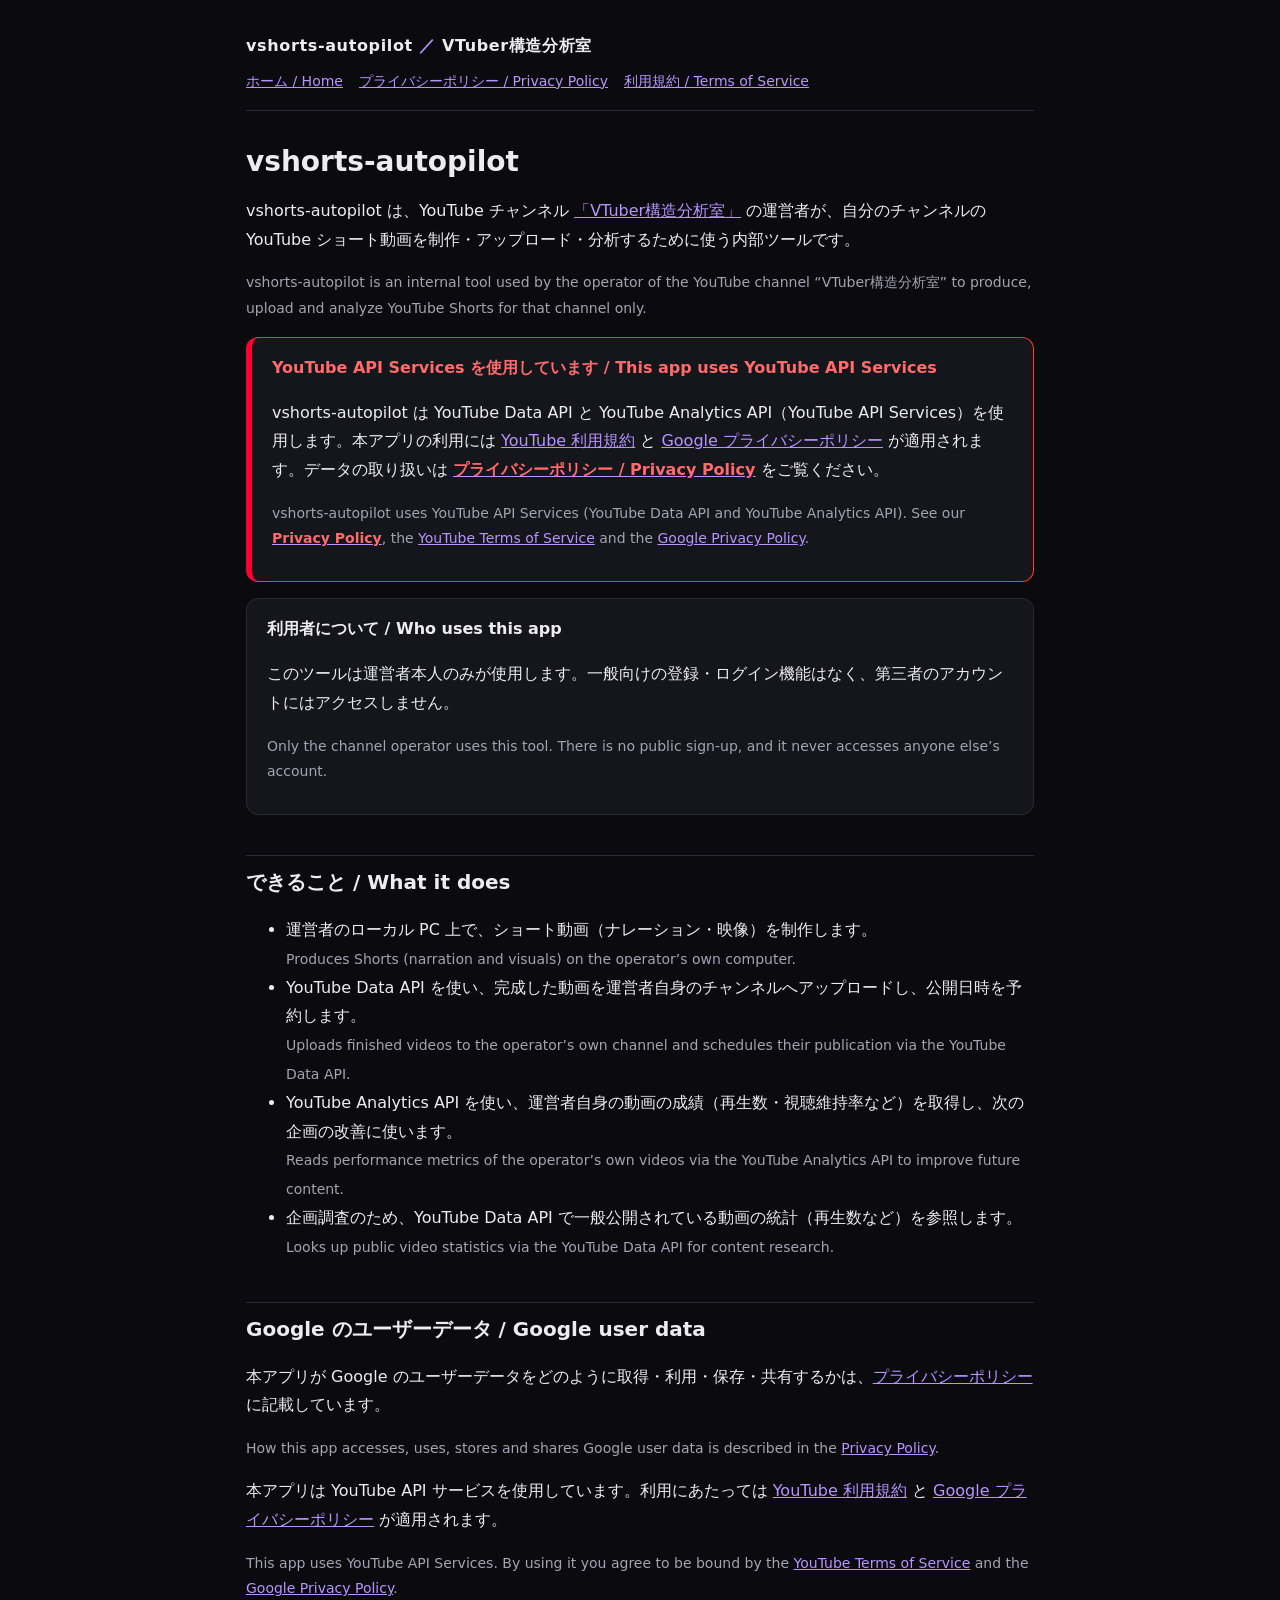
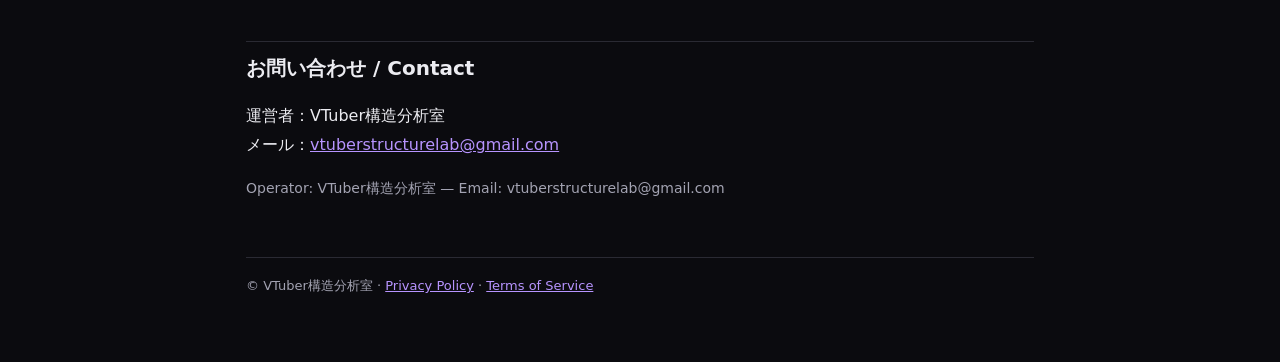
<file: index.html>
<!doctype html>
<html lang="ja">
<head>
<meta charset="utf-8">
<meta name="viewport" content="width=device-width, initial-scale=1">
<title>vshorts-autopilot — VTuber構造分析室</title>
<meta name="description" content="vshorts-autopilot は、YouTube チャンネル「VTuber構造分析室」の運営者が自分のチャンネルの Shorts を制作・アップロード・分析するための内部ツールです。">
<meta name="google-site-verification" content="6AX73sgyeOEwZXgzc6iLFFJukXIYajTt26ETadrh6-s" />
<link rel="stylesheet" href="style.css">
</head>
<body>
<div class="wrap">
  <header>
    <div class="brand">vshorts-autopilot <b>／</b> VTuber構造分析室</div>
    <nav><a href="./">ホーム / Home</a><a href="privacy.html">プライバシーポリシー / Privacy Policy</a><a href="terms.html">利用規約 / Terms of Service</a></nav>
  </header>

  <h1>vshorts-autopilot</h1>
  <p>vshorts-autopilot は、YouTube チャンネル <a href="https://www.youtube.com/channel/UCmMICLQAp1uwfXwRAu0vWuw">「VTuber構造分析室」</a> の運営者が、自分のチャンネルの YouTube ショート動画を制作・アップロード・分析するために使う内部ツールです。</p>
  <p class="en">vshorts-autopilot is an internal tool used by the operator of the YouTube channel “VTuber構造分析室” to produce, upload and analyze YouTube Shorts for that channel only.</p>

  <div class="card yt">
    <strong>YouTube API Services を使用しています / This app uses YouTube API Services</strong>
    <p>vshorts-autopilot は YouTube Data API と YouTube Analytics API（YouTube API Services）を使用します。本アプリの利用には <a href="https://www.youtube.com/t/terms">YouTube 利用規約</a> と <a href="https://policies.google.com/privacy">Google プライバシーポリシー</a> が適用されます。データの取り扱いは <a href="privacy.html"><strong>プライバシーポリシー / Privacy Policy</strong></a> をご覧ください。</p>
    <p class="en">vshorts-autopilot uses YouTube API Services (YouTube Data API and YouTube Analytics API). See our <a href="privacy.html"><strong>Privacy Policy</strong></a>, the <a href="https://www.youtube.com/t/terms">YouTube Terms of Service</a> and the <a href="https://policies.google.com/privacy">Google Privacy Policy</a>.</p>
  </div>

  <div class="card">
    <strong>利用者について / Who uses this app</strong>
    <p>このツールは運営者本人のみが使用します。一般向けの登録・ログイン機能はなく、第三者のアカウントにはアクセスしません。</p>
    <p class="en">Only the channel operator uses this tool. There is no public sign-up, and it never accesses anyone else’s account.</p>
  </div>

  <h2>できること / What it does</h2>
  <ul>
    <li>運営者のローカル PC 上で、ショート動画（ナレーション・映像）を制作します。<br><span class="en">Produces Shorts (narration and visuals) on the operator’s own computer.</span></li>
    <li>YouTube Data API を使い、完成した動画を運営者自身のチャンネルへアップロードし、公開日時を予約します。<br><span class="en">Uploads finished videos to the operator’s own channel and schedules their publication via the YouTube Data API.</span></li>
    <li>YouTube Analytics API を使い、運営者自身の動画の成績（再生数・視聴維持率など）を取得し、次の企画の改善に使います。<br><span class="en">Reads performance metrics of the operator’s own videos via the YouTube Analytics API to improve future content.</span></li>
    <li>企画調査のため、YouTube Data API で一般公開されている動画の統計（再生数など）を参照します。<br><span class="en">Looks up public video statistics via the YouTube Data API for content research.</span></li>
  </ul>

  <h2>Google のユーザーデータ / Google user data</h2>
  <p>本アプリが Google のユーザーデータをどのように取得・利用・保存・共有するかは、<a href="privacy.html">プライバシーポリシー</a>に記載しています。</p>
  <p class="en">How this app accesses, uses, stores and shares Google user data is described in the <a href="privacy.html">Privacy Policy</a>.</p>
  <p>本アプリは YouTube API サービスを使用しています。利用にあたっては <a href="https://www.youtube.com/t/terms">YouTube 利用規約</a> と <a href="https://policies.google.com/privacy">Google プライバシーポリシー</a> が適用されます。</p>
  <p class="en">This app uses YouTube API Services. By using it you agree to be bound by the <a href="https://www.youtube.com/t/terms">YouTube Terms of Service</a> and the <a href="https://policies.google.com/privacy">Google Privacy Policy</a>.</p>

  <h2>お問い合わせ / Contact</h2>
  <p>運営者：VTuber構造分析室<br>メール：<a href="mailto:vtuberstructurelab@gmail.com">vtuberstructurelab@gmail.com</a></p>
  <p class="en">Operator: VTuber構造分析室 — Email: vtuberstructurelab@gmail.com</p>

  <footer>© VTuber構造分析室 · <a href="privacy.html">Privacy Policy</a> · <a href="terms.html">Terms of Service</a></footer>
</div>
</body>
</html>
</file>
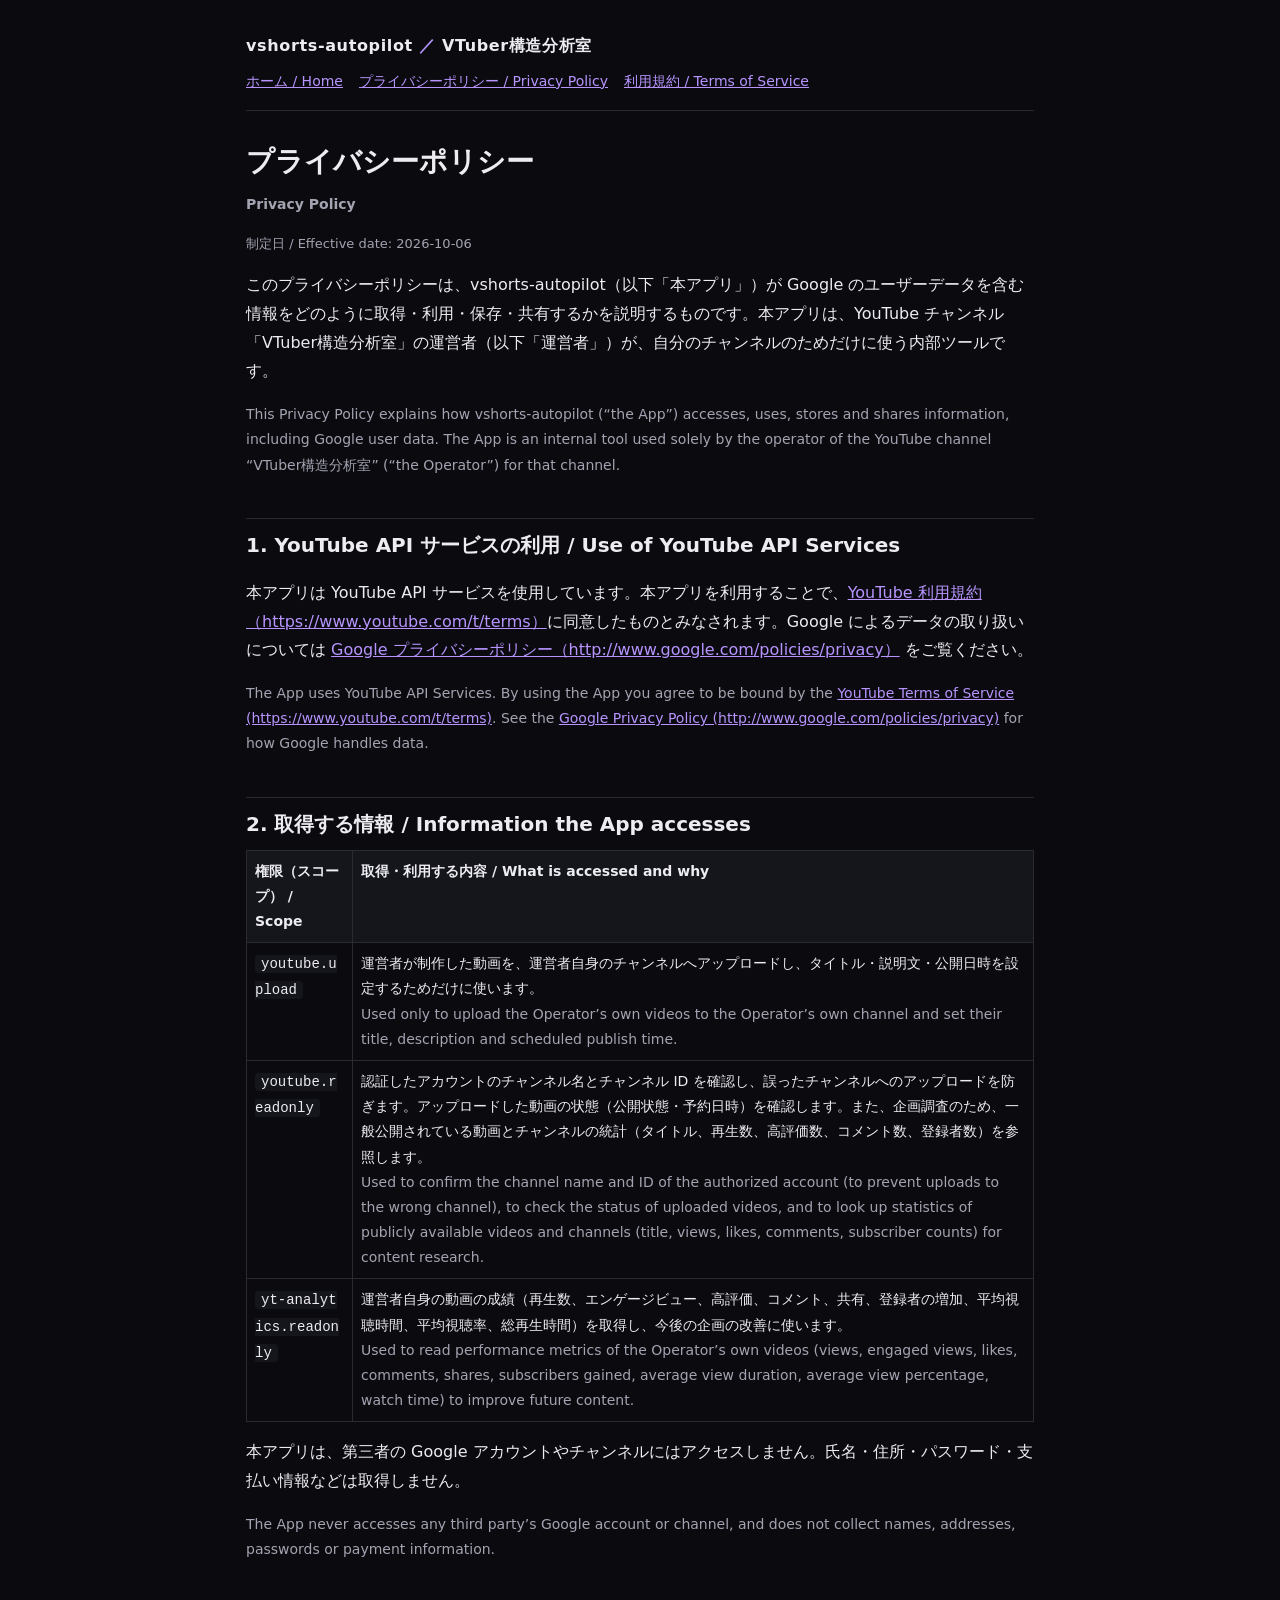
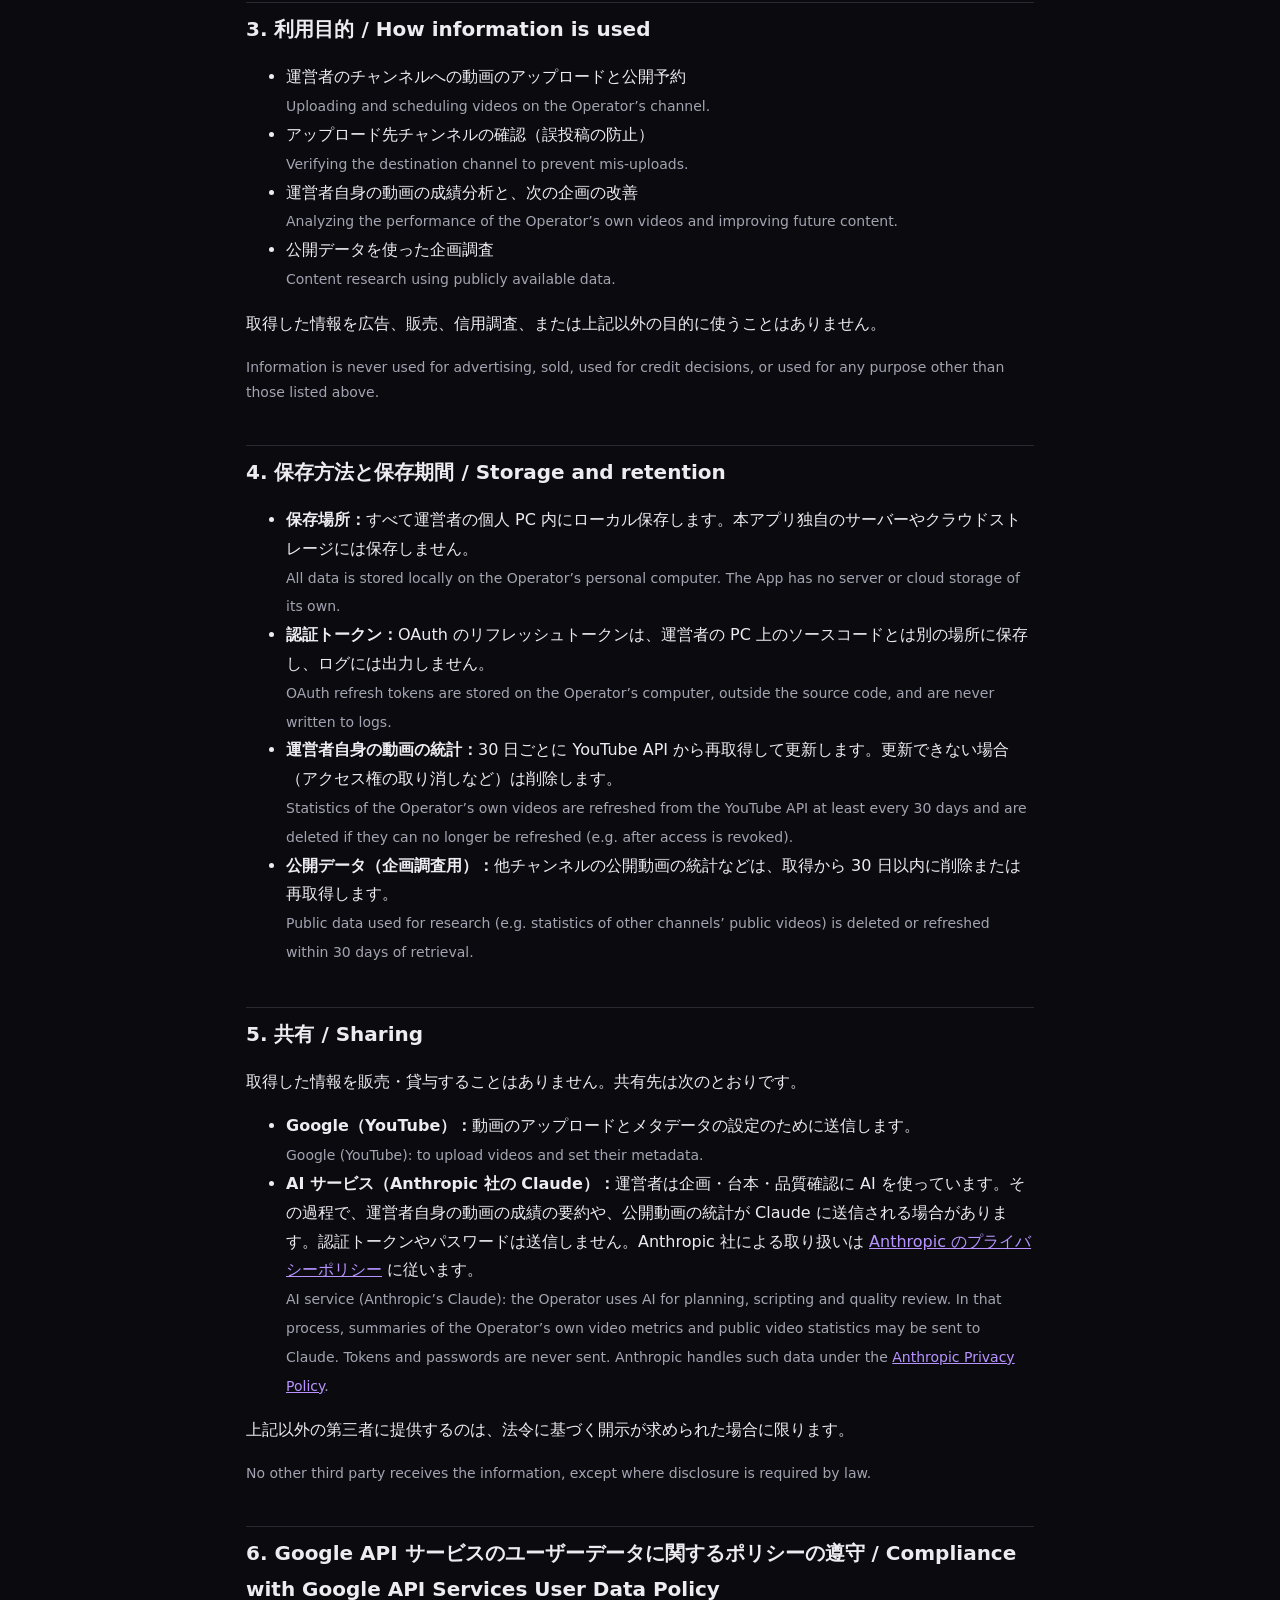
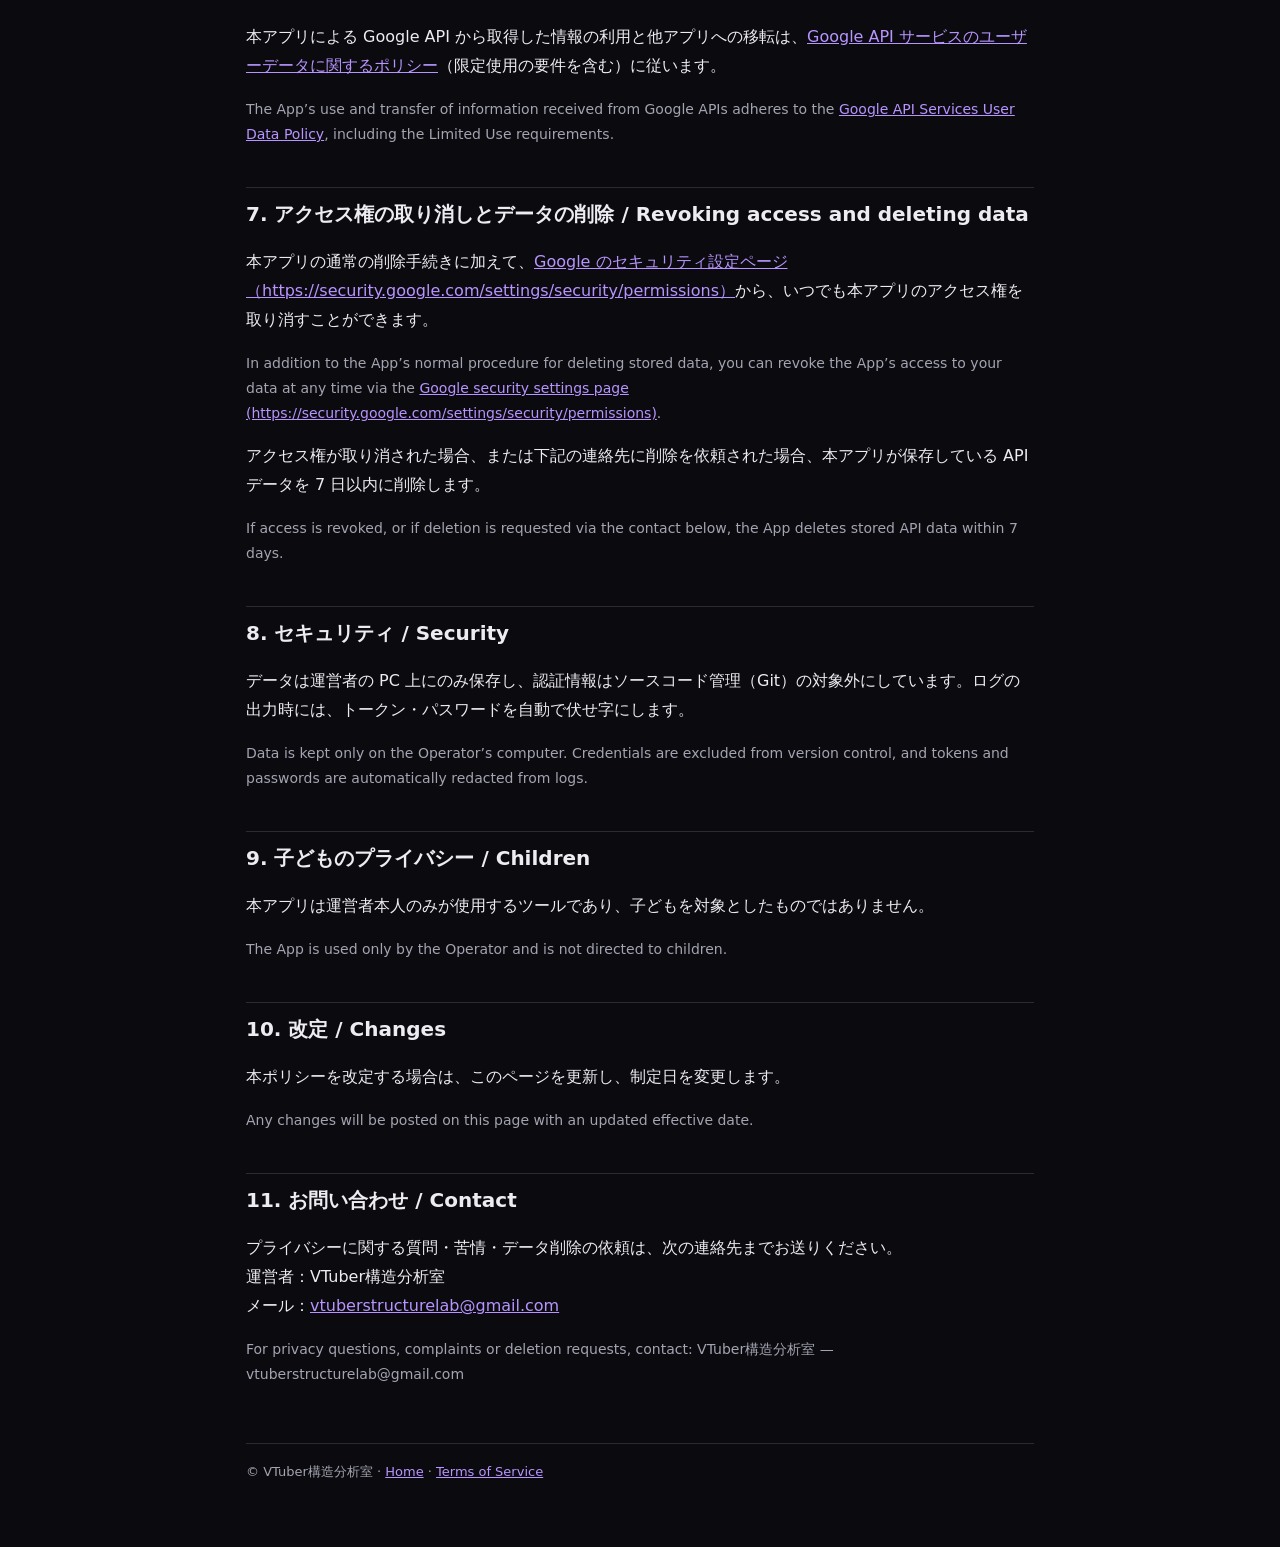
<file: privacy.html>
<!doctype html>
<html lang="ja">
<head>
<meta charset="utf-8">
<meta name="viewport" content="width=device-width, initial-scale=1">
<title>プライバシーポリシー — vshorts-autopilot</title>
<link rel="stylesheet" href="style.css">
</head>
<body>
<div class="wrap">
  <header>
    <div class="brand">vshorts-autopilot <b>／</b> VTuber構造分析室</div>
    <nav><a href="./">ホーム / Home</a><a href="privacy.html">プライバシーポリシー / Privacy Policy</a><a href="terms.html">利用規約 / Terms of Service</a></nav>
  </header>

  <h1>プライバシーポリシー<br><span class="en">Privacy Policy</span></h1>
  <p class="meta">制定日 / Effective date: 2026-10-06</p>

  <p>このプライバシーポリシーは、vshorts-autopilot（以下「本アプリ」）が Google のユーザーデータを含む情報をどのように取得・利用・保存・共有するかを説明するものです。本アプリは、YouTube チャンネル「VTuber構造分析室」の運営者（以下「運営者」）が、自分のチャンネルのためだけに使う内部ツールです。</p>
  <p class="en">This Privacy Policy explains how vshorts-autopilot (“the App”) accesses, uses, stores and shares information, including Google user data. The App is an internal tool used solely by the operator of the YouTube channel “VTuber構造分析室” (“the Operator”) for that channel.</p>

  <h2 id="s1">1. YouTube API サービスの利用 / Use of YouTube API Services</h2>
  <p>本アプリは YouTube API サービスを使用しています。本アプリを利用することで、<a href="https://www.youtube.com/t/terms">YouTube 利用規約（https://www.youtube.com/t/terms）</a>に同意したものとみなされます。Google によるデータの取り扱いについては <a href="http://www.google.com/policies/privacy">Google プライバシーポリシー（http://www.google.com/policies/privacy）</a> をご覧ください。</p>
  <p class="en">The App uses YouTube API Services. By using the App you agree to be bound by the <a href="https://www.youtube.com/t/terms">YouTube Terms of Service (https://www.youtube.com/t/terms)</a>. See the <a href="http://www.google.com/policies/privacy">Google Privacy Policy (http://www.google.com/policies/privacy)</a> for how Google handles data.</p>

  <h2 id="s2">2. 取得する情報 / Information the App accesses</h2>
  <table>
    <thead><tr><th>権限（スコープ） / Scope</th><th>取得・利用する内容 / What is accessed and why</th></tr></thead>
    <tbody>
      <tr><td><code>youtube.upload</code></td><td>運営者が制作した動画を、運営者自身のチャンネルへアップロードし、タイトル・説明文・公開日時を設定するためだけに使います。<br><span class="en">Used only to upload the Operator’s own videos to the Operator’s own channel and set their title, description and scheduled publish time.</span></td></tr>
      <tr><td><code>youtube.readonly</code></td><td>認証したアカウントのチャンネル名とチャンネル ID を確認し、誤ったチャンネルへのアップロードを防ぎます。アップロードした動画の状態（公開状態・予約日時）を確認します。また、企画調査のため、一般公開されている動画とチャンネルの統計（タイトル、再生数、高評価数、コメント数、登録者数）を参照します。<br><span class="en">Used to confirm the channel name and ID of the authorized account (to prevent uploads to the wrong channel), to check the status of uploaded videos, and to look up statistics of publicly available videos and channels (title, views, likes, comments, subscriber counts) for content research.</span></td></tr>
      <tr><td><code>yt-analytics.readonly</code></td><td>運営者自身の動画の成績（再生数、エンゲージビュー、高評価、コメント、共有、登録者の増加、平均視聴時間、平均視聴率、総再生時間）を取得し、今後の企画の改善に使います。<br><span class="en">Used to read performance metrics of the Operator’s own videos (views, engaged views, likes, comments, shares, subscribers gained, average view duration, average view percentage, watch time) to improve future content.</span></td></tr>
    </tbody>
  </table>
  <p>本アプリは、第三者の Google アカウントやチャンネルにはアクセスしません。氏名・住所・パスワード・支払い情報などは取得しません。</p>
  <p class="en">The App never accesses any third party’s Google account or channel, and does not collect names, addresses, passwords or payment information.</p>

  <h2 id="s3">3. 利用目的 / How information is used</h2>
  <ul>
    <li>運営者のチャンネルへの動画のアップロードと公開予約<br><span class="en">Uploading and scheduling videos on the Operator’s channel.</span></li>
    <li>アップロード先チャンネルの確認（誤投稿の防止）<br><span class="en">Verifying the destination channel to prevent mis-uploads.</span></li>
    <li>運営者自身の動画の成績分析と、次の企画の改善<br><span class="en">Analyzing the performance of the Operator’s own videos and improving future content.</span></li>
    <li>公開データを使った企画調査<br><span class="en">Content research using publicly available data.</span></li>
  </ul>
  <p>取得した情報を広告、販売、信用調査、または上記以外の目的に使うことはありません。</p>
  <p class="en">Information is never used for advertising, sold, used for credit decisions, or used for any purpose other than those listed above.</p>

  <h2 id="s4">4. 保存方法と保存期間 / Storage and retention</h2>
  <ul>
    <li><strong>保存場所：</strong>すべて運営者の個人 PC 内にローカル保存します。本アプリ独自のサーバーやクラウドストレージには保存しません。<br><span class="en">All data is stored locally on the Operator’s personal computer. The App has no server or cloud storage of its own.</span></li>
    <li><strong>認証トークン：</strong>OAuth のリフレッシュトークンは、運営者の PC 上のソースコードとは別の場所に保存し、ログには出力しません。<br><span class="en">OAuth refresh tokens are stored on the Operator’s computer, outside the source code, and are never written to logs.</span></li>
    <li><strong>運営者自身の動画の統計：</strong>30 日ごとに YouTube API から再取得して更新します。更新できない場合（アクセス権の取り消しなど）は削除します。<br><span class="en">Statistics of the Operator’s own videos are refreshed from the YouTube API at least every 30 days and are deleted if they can no longer be refreshed (e.g. after access is revoked).</span></li>
    <li><strong>公開データ（企画調査用）：</strong>他チャンネルの公開動画の統計などは、取得から 30 日以内に削除または再取得します。<br><span class="en">Public data used for research (e.g. statistics of other channels’ public videos) is deleted or refreshed within 30 days of retrieval.</span></li>
  </ul>

  <h2 id="s5">5. 共有 / Sharing</h2>
  <p>取得した情報を販売・貸与することはありません。共有先は次のとおりです。</p>
  <ul>
    <li><strong>Google（YouTube）：</strong>動画のアップロードとメタデータの設定のために送信します。<br><span class="en">Google (YouTube): to upload videos and set their metadata.</span></li>
    <li><strong>AI サービス（Anthropic 社の Claude）：</strong>運営者は企画・台本・品質確認に AI を使っています。その過程で、運営者自身の動画の成績の要約や、公開動画の統計が Claude に送信される場合があります。認証トークンやパスワードは送信しません。Anthropic 社による取り扱いは <a href="https://www.anthropic.com/legal/privacy">Anthropic のプライバシーポリシー</a> に従います。<br><span class="en">AI service (Anthropic’s Claude): the Operator uses AI for planning, scripting and quality review. In that process, summaries of the Operator’s own video metrics and public video statistics may be sent to Claude. Tokens and passwords are never sent. Anthropic handles such data under the <a href="https://www.anthropic.com/legal/privacy">Anthropic Privacy Policy</a>.</span></li>
  </ul>
  <p>上記以外の第三者に提供するのは、法令に基づく開示が求められた場合に限ります。</p>
  <p class="en">No other third party receives the information, except where disclosure is required by law.</p>

  <h2 id="s6">6. Google API サービスのユーザーデータに関するポリシーの遵守 / Compliance with Google API Services User Data Policy</h2>
  <p>本アプリによる Google API から取得した情報の利用と他アプリへの移転は、<a href="https://developers.google.com/terms/api-services-user-data-policy">Google API サービスのユーザーデータに関するポリシー</a>（限定使用の要件を含む）に従います。</p>
  <p class="en">The App’s use and transfer of information received from Google APIs adheres to the <a href="https://developers.google.com/terms/api-services-user-data-policy">Google API Services User Data Policy</a>, including the Limited Use requirements.</p>

  <h2 id="s7">7. アクセス権の取り消しとデータの削除 / Revoking access and deleting data</h2>
  <p>本アプリの通常の削除手続きに加えて、<a href="https://security.google.com/settings/security/permissions">Google のセキュリティ設定ページ（https://security.google.com/settings/security/permissions）</a>から、いつでも本アプリのアクセス権を取り消すことができます。</p>
  <p class="en">In addition to the App’s normal procedure for deleting stored data, you can revoke the App’s access to your data at any time via the <a href="https://security.google.com/settings/security/permissions">Google security settings page (https://security.google.com/settings/security/permissions)</a>.</p>
  <p>アクセス権が取り消された場合、または下記の連絡先に削除を依頼された場合、本アプリが保存している API データを 7 日以内に削除します。</p>
  <p class="en">If access is revoked, or if deletion is requested via the contact below, the App deletes stored API data within 7 days.</p>

  <h2 id="s8">8. セキュリティ / Security</h2>
  <p>データは運営者の PC 上にのみ保存し、認証情報はソースコード管理（Git）の対象外にしています。ログの出力時には、トークン・パスワードを自動で伏せ字にします。</p>
  <p class="en">Data is kept only on the Operator’s computer. Credentials are excluded from version control, and tokens and passwords are automatically redacted from logs.</p>

  <h2 id="s9">9. 子どものプライバシー / Children</h2>
  <p>本アプリは運営者本人のみが使用するツールであり、子どもを対象としたものではありません。</p>
  <p class="en">The App is used only by the Operator and is not directed to children.</p>

  <h2 id="s10">10. 改定 / Changes</h2>
  <p>本ポリシーを改定する場合は、このページを更新し、制定日を変更します。</p>
  <p class="en">Any changes will be posted on this page with an updated effective date.</p>

  <h2 id="s11">11. お問い合わせ / Contact</h2>
  <p>プライバシーに関する質問・苦情・データ削除の依頼は、次の連絡先までお送りください。<br>運営者：VTuber構造分析室<br>メール：<a href="mailto:vtuberstructurelab@gmail.com">vtuberstructurelab@gmail.com</a></p>
  <p class="en">For privacy questions, complaints or deletion requests, contact: VTuber構造分析室 — vtuberstructurelab@gmail.com</p>

  <footer>© VTuber構造分析室 · <a href="./">Home</a> · <a href="terms.html">Terms of Service</a></footer>
</div>
</body>
</html>
</file>
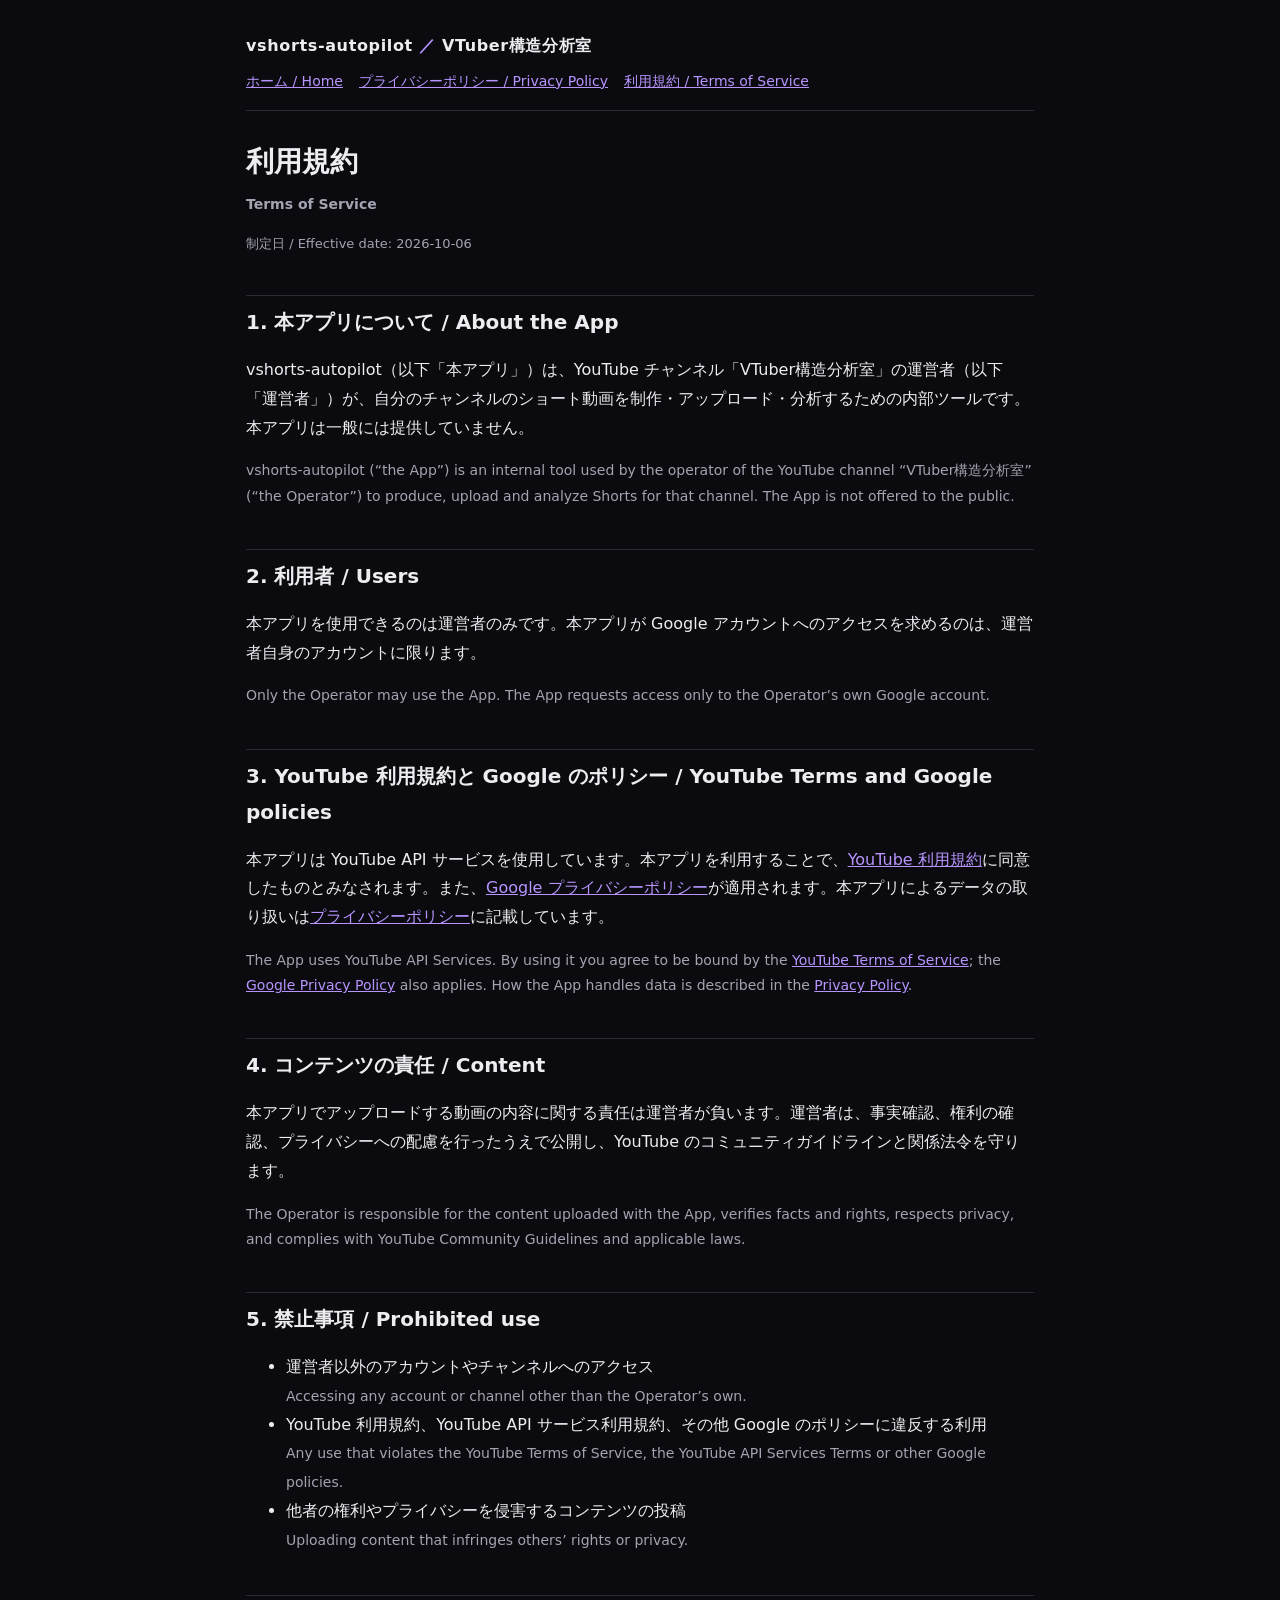
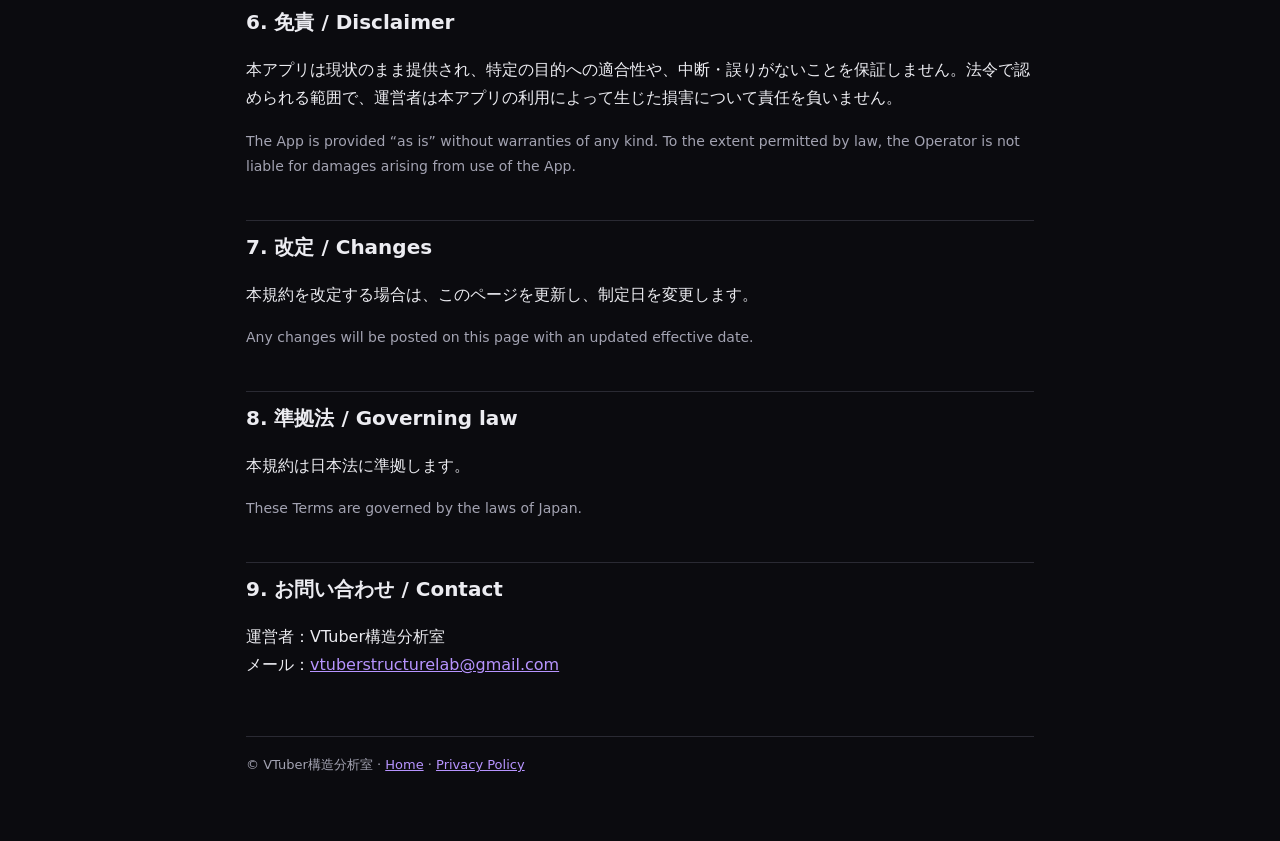
<file: terms.html>
<!doctype html>
<html lang="ja">
<head>
<meta charset="utf-8">
<meta name="viewport" content="width=device-width, initial-scale=1">
<title>利用規約 — vshorts-autopilot</title>
<link rel="stylesheet" href="style.css">
</head>
<body>
<div class="wrap">
  <header>
    <div class="brand">vshorts-autopilot <b>／</b> VTuber構造分析室</div>
    <nav><a href="./">ホーム / Home</a><a href="privacy.html">プライバシーポリシー / Privacy Policy</a><a href="terms.html">利用規約 / Terms of Service</a></nav>
  </header>

  <h1>利用規約<br><span class="en">Terms of Service</span></h1>
  <p class="meta">制定日 / Effective date: 2026-10-06</p>

  <h2 id="s1">1. 本アプリについて / About the App</h2>
  <p>vshorts-autopilot（以下「本アプリ」）は、YouTube チャンネル「VTuber構造分析室」の運営者（以下「運営者」）が、自分のチャンネルのショート動画を制作・アップロード・分析するための内部ツールです。本アプリは一般には提供していません。</p>
  <p class="en">vshorts-autopilot (“the App”) is an internal tool used by the operator of the YouTube channel “VTuber構造分析室” (“the Operator”) to produce, upload and analyze Shorts for that channel. The App is not offered to the public.</p>

  <h2 id="s2">2. 利用者 / Users</h2>
  <p>本アプリを使用できるのは運営者のみです。本アプリが Google アカウントへのアクセスを求めるのは、運営者自身のアカウントに限ります。</p>
  <p class="en">Only the Operator may use the App. The App requests access only to the Operator’s own Google account.</p>

  <h2 id="s3">3. YouTube 利用規約と Google のポリシー / YouTube Terms and Google policies</h2>
  <p>本アプリは YouTube API サービスを使用しています。本アプリを利用することで、<a href="https://www.youtube.com/t/terms">YouTube 利用規約</a>に同意したものとみなされます。また、<a href="https://policies.google.com/privacy">Google プライバシーポリシー</a>が適用されます。本アプリによるデータの取り扱いは<a href="privacy.html">プライバシーポリシー</a>に記載しています。</p>
  <p class="en">The App uses YouTube API Services. By using it you agree to be bound by the <a href="https://www.youtube.com/t/terms">YouTube Terms of Service</a>; the <a href="https://policies.google.com/privacy">Google Privacy Policy</a> also applies. How the App handles data is described in the <a href="privacy.html">Privacy Policy</a>.</p>

  <h2 id="s4">4. コンテンツの責任 / Content</h2>
  <p>本アプリでアップロードする動画の内容に関する責任は運営者が負います。運営者は、事実確認、権利の確認、プライバシーへの配慮を行ったうえで公開し、YouTube のコミュニティガイドラインと関係法令を守ります。</p>
  <p class="en">The Operator is responsible for the content uploaded with the App, verifies facts and rights, respects privacy, and complies with YouTube Community Guidelines and applicable laws.</p>

  <h2 id="s5">5. 禁止事項 / Prohibited use</h2>
  <ul>
    <li>運営者以外のアカウントやチャンネルへのアクセス<br><span class="en">Accessing any account or channel other than the Operator’s own.</span></li>
    <li>YouTube 利用規約、YouTube API サービス利用規約、その他 Google のポリシーに違反する利用<br><span class="en">Any use that violates the YouTube Terms of Service, the YouTube API Services Terms or other Google policies.</span></li>
    <li>他者の権利やプライバシーを侵害するコンテンツの投稿<br><span class="en">Uploading content that infringes others’ rights or privacy.</span></li>
  </ul>

  <h2 id="s6">6. 免責 / Disclaimer</h2>
  <p>本アプリは現状のまま提供され、特定の目的への適合性や、中断・誤りがないことを保証しません。法令で認められる範囲で、運営者は本アプリの利用によって生じた損害について責任を負いません。</p>
  <p class="en">The App is provided “as is” without warranties of any kind. To the extent permitted by law, the Operator is not liable for damages arising from use of the App.</p>

  <h2 id="s7">7. 改定 / Changes</h2>
  <p>本規約を改定する場合は、このページを更新し、制定日を変更します。</p>
  <p class="en">Any changes will be posted on this page with an updated effective date.</p>

  <h2 id="s8">8. 準拠法 / Governing law</h2>
  <p>本規約は日本法に準拠します。</p>
  <p class="en">These Terms are governed by the laws of Japan.</p>

  <h2 id="s9">9. お問い合わせ / Contact</h2>
  <p>運営者：VTuber構造分析室<br>メール：<a href="mailto:vtuberstructurelab@gmail.com">vtuberstructurelab@gmail.com</a></p>

  <footer>© VTuber構造分析室 · <a href="./">Home</a> · <a href="privacy.html">Privacy Policy</a></footer>
</div>
</body>
</html>
</file>
<file: style.css>
:root {
  --bg: #0b0b0f;
  --panel: #15151c;
  --line: #2a2a33;
  --text: #ececf1;
  --dim: #a3a3b2;
  --accent: #b794ff;
  --gold: #e8b64c;
}
* { box-sizing: border-box; }
html { background: var(--bg); }
body {
  margin: 0;
  background: var(--bg);
  color: var(--text);
  font-family: "Noto Sans JP", "Hiragino Sans", "Yu Gothic", system-ui, sans-serif;
  line-height: 1.8;
  -webkit-text-size-adjust: 100%;
}
.wrap { max-width: 820px; margin: 0 auto; padding: 32px 16px 64px; }
header { border-bottom: 1px solid var(--line); margin-bottom: 32px; padding-bottom: 16px; }
header .brand { font-weight: 800; letter-spacing: .04em; }
header .brand b { color: var(--accent); }
nav { display: flex; flex-wrap: wrap; gap: 16px; margin-top: 8px; font-size: 14px; }
a { color: var(--accent); }
h1 { font-size: 28px; line-height: 1.35; margin: 0 0 8px; }
h2 { font-size: 20px; margin: 40px 0 8px; padding-top: 8px; border-top: 1px solid var(--line); }
h3 { font-size: 16px; margin: 24px 0 4px; color: var(--gold); }
p, li { color: var(--text); }
.en { color: var(--dim); font-size: 14px; }
.meta { color: var(--dim); font-size: 13px; }
table { width: 100%; border-collapse: collapse; font-size: 14px; margin: 8px 0; }
th, td { border: 1px solid var(--line); padding: 8px; vertical-align: top; text-align: left; }
th { background: var(--panel); }
.card { background: var(--panel); border: 1px solid var(--line); border-radius: 12px; padding: 16px 20px; margin: 16px 0; }
.card.yt { border-color: #ff3b30; border-left: 6px solid #ff0033; }
.card.yt strong:first-child { color: #ff6b6b; }
code { background: var(--panel); padding: 1px 6px; border-radius: 4px; word-break: break-all; }
footer { margin-top: 56px; border-top: 1px solid var(--line); padding-top: 16px; font-size: 13px; color: var(--dim); }
@media (max-width: 560px) {
  h1 { font-size: 22px; }
  table, thead, tbody, tr, th, td { display: block; }
  th { border-bottom: none; }
}

/* Print / PDF: black on white so evidence PDFs stay readable. */
@media print {
  html, body { background: #fff !important; color: #000 !important; }
  .wrap { max-width: none; padding: 0; }
  p, li, td, th, h1, h2, h3, strong { color: #000 !important; }
  .en, .meta { color: #333 !important; }
  a { color: #1a0dab !important; }
  th { background: #eee !important; }
  th, td { border-color: #999 !important; }
  .card { background: #fff !important; border-color: #999 !important; }
  .card.yt { border-left: 6px solid #cc0000 !important; }
  code { background: #f2f2f2 !important; }
  header, footer { border-color: #999 !important; }
  h2 { break-after: avoid; }
  tr, .card { break-inside: avoid; }
}
</file>
